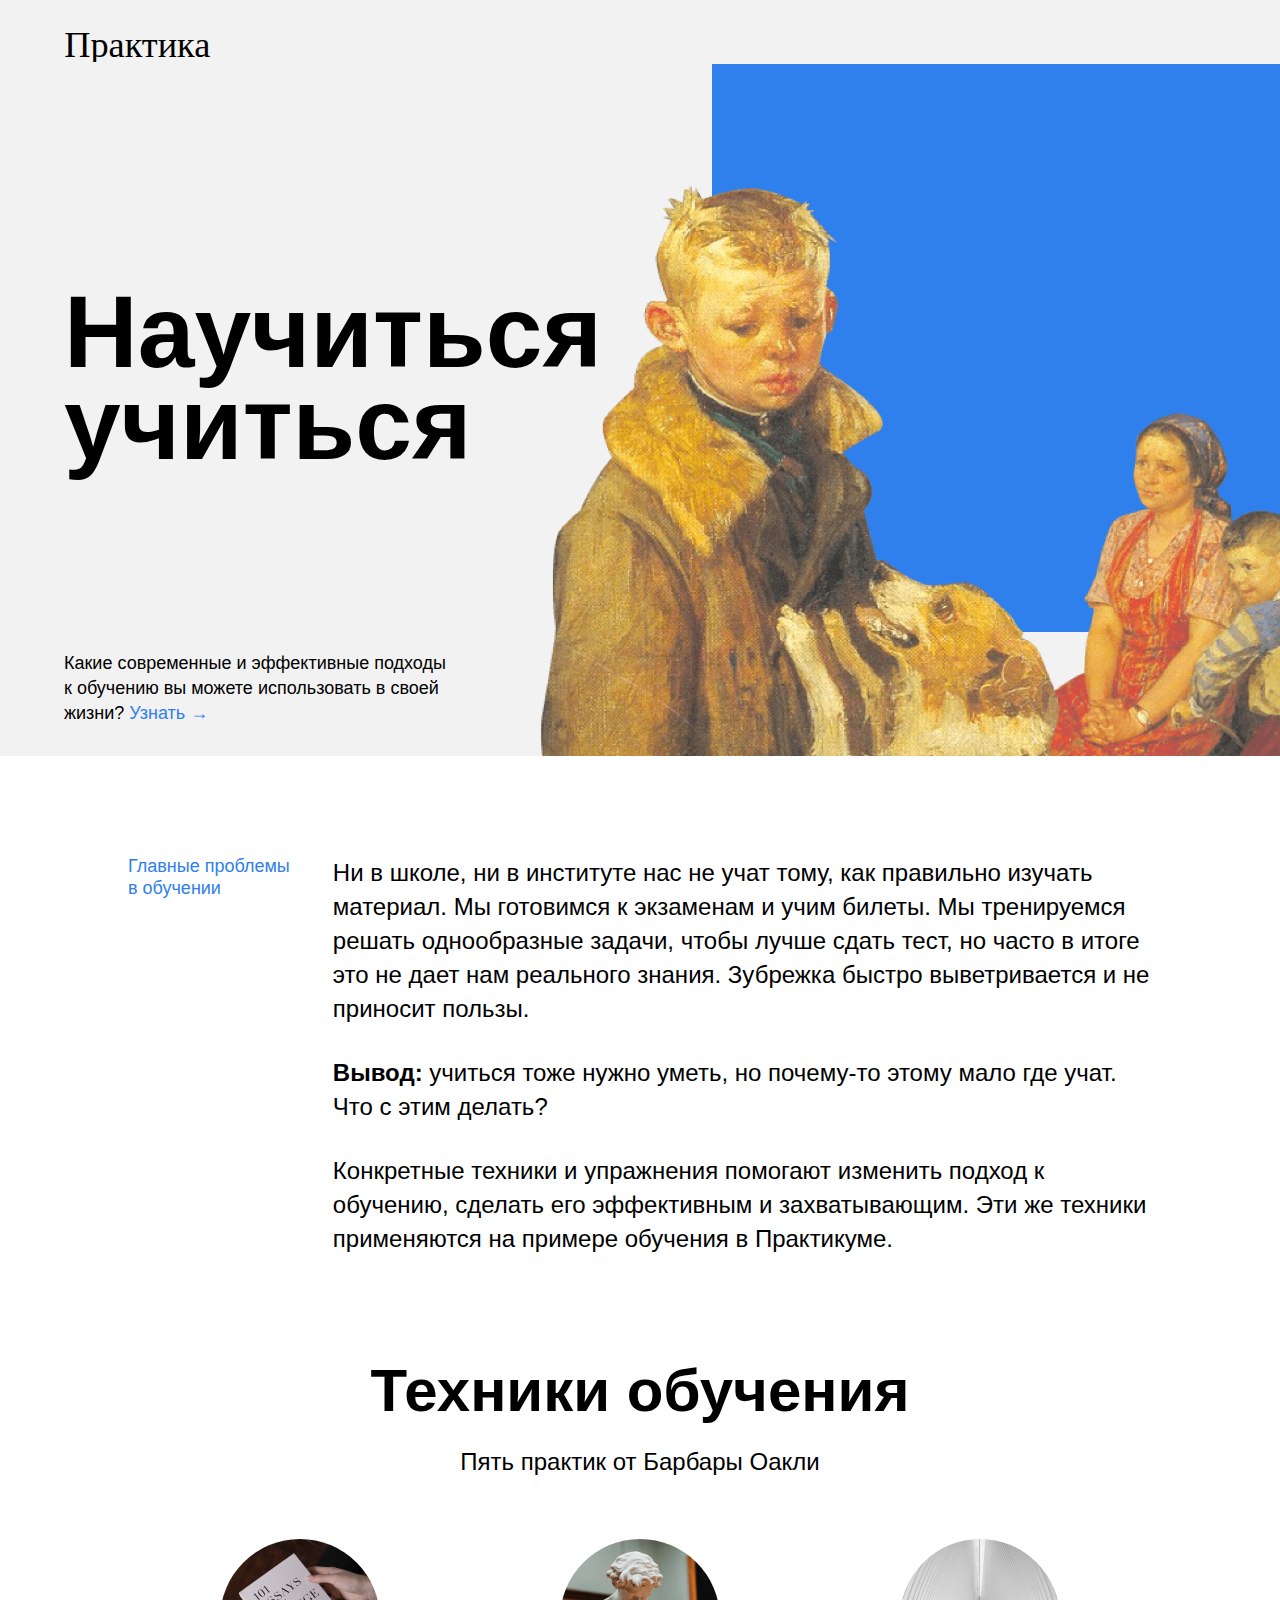
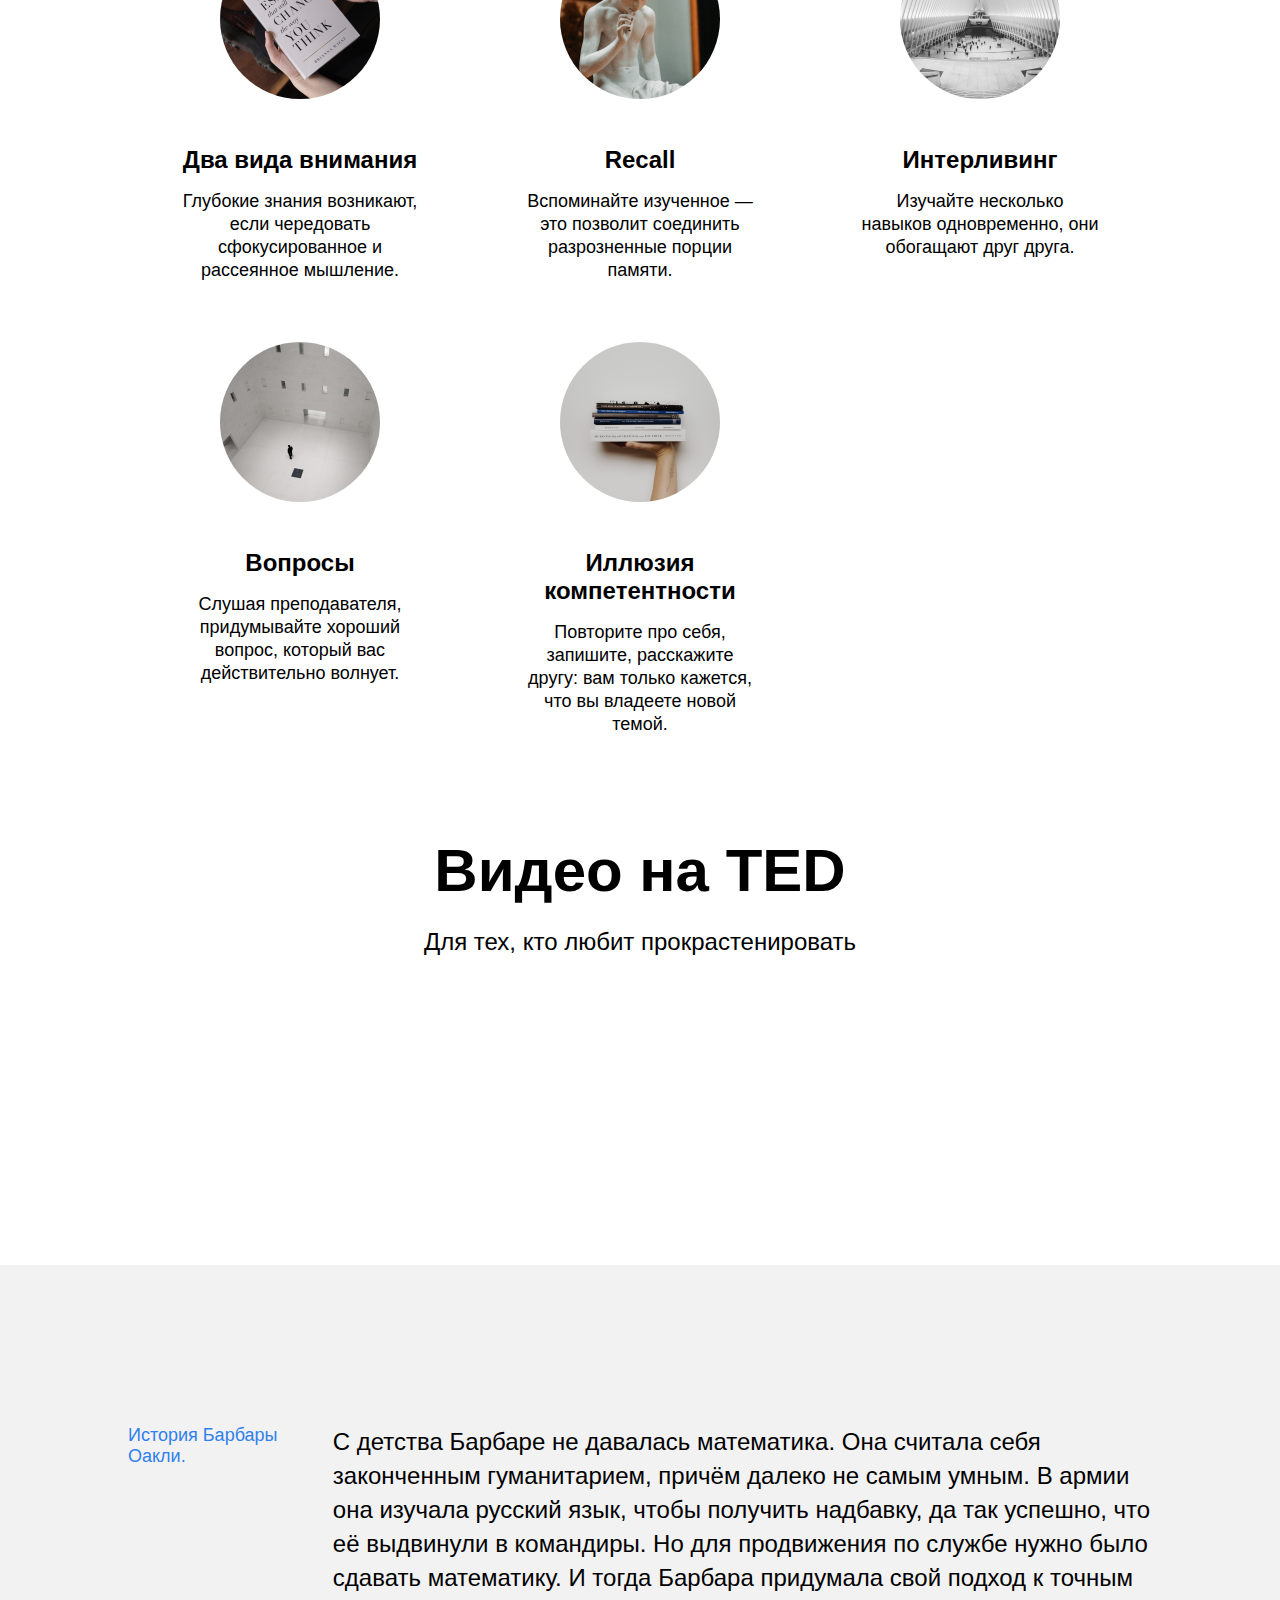
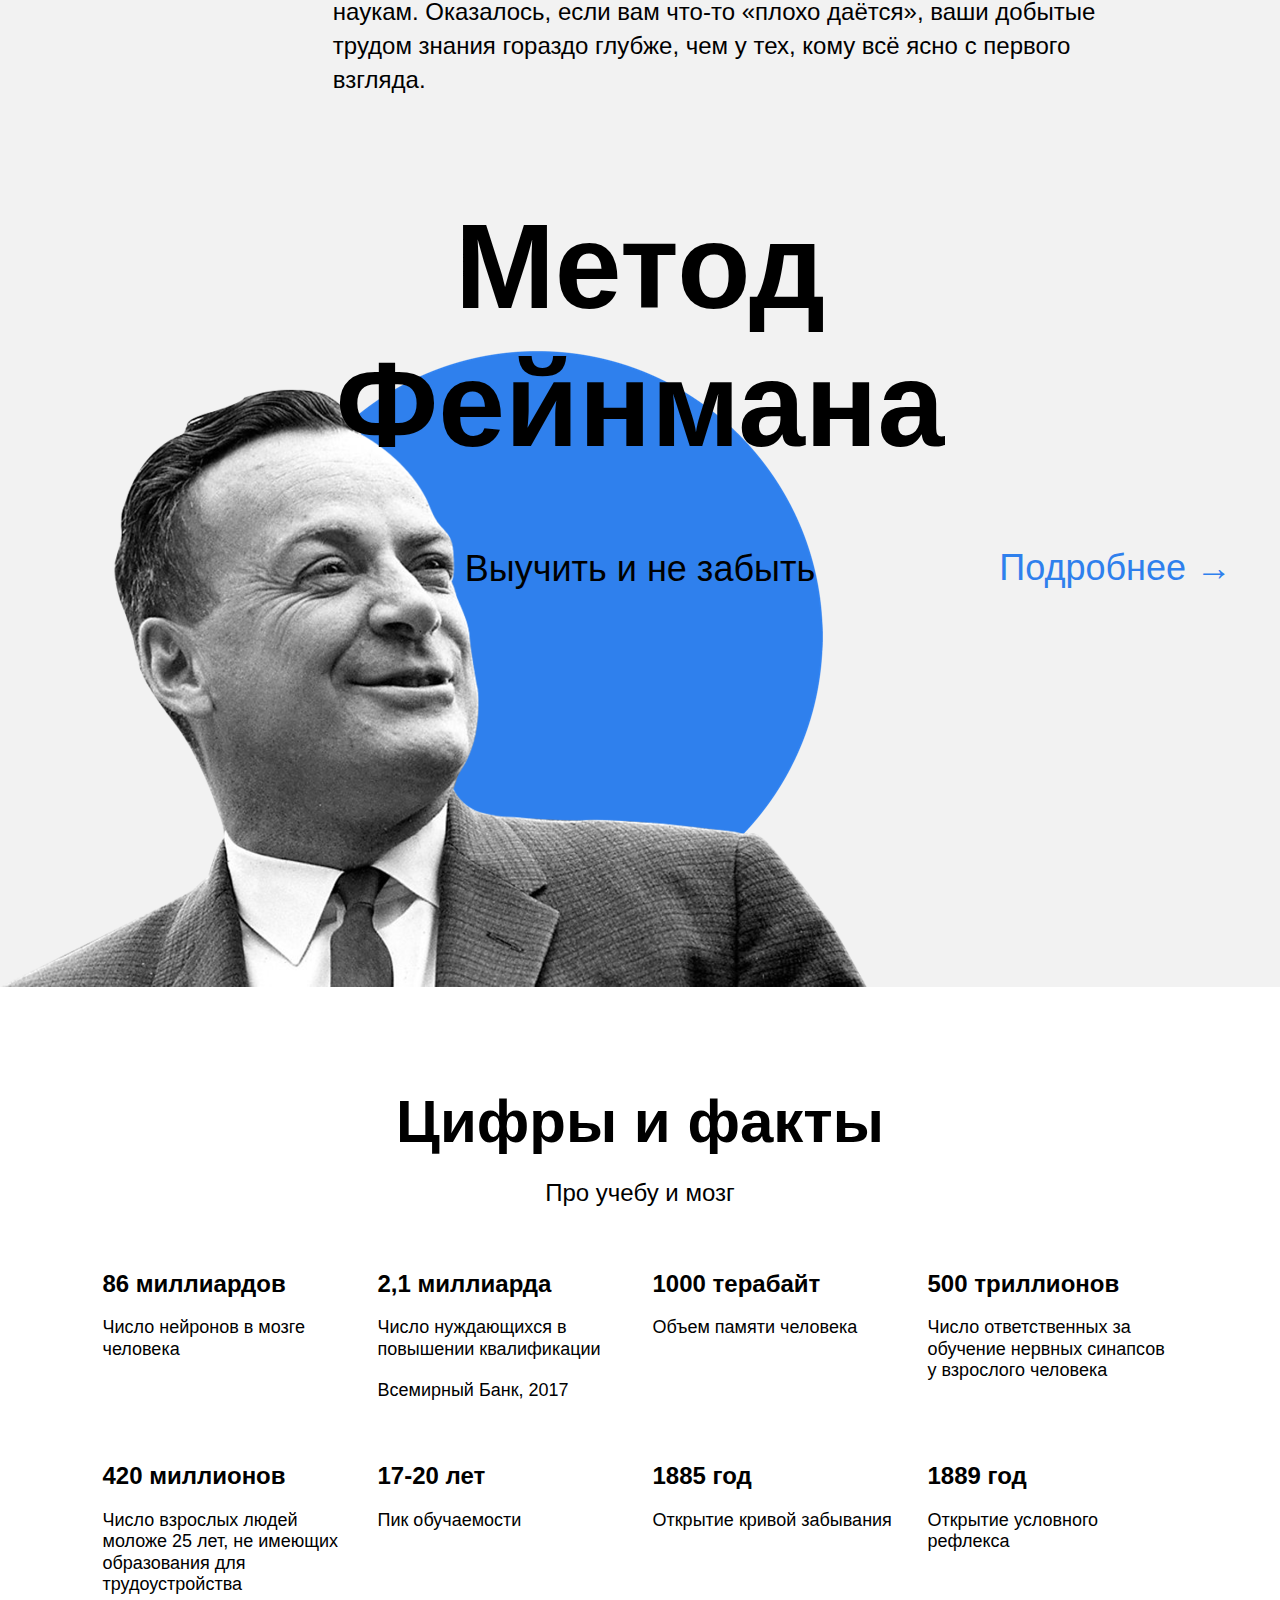
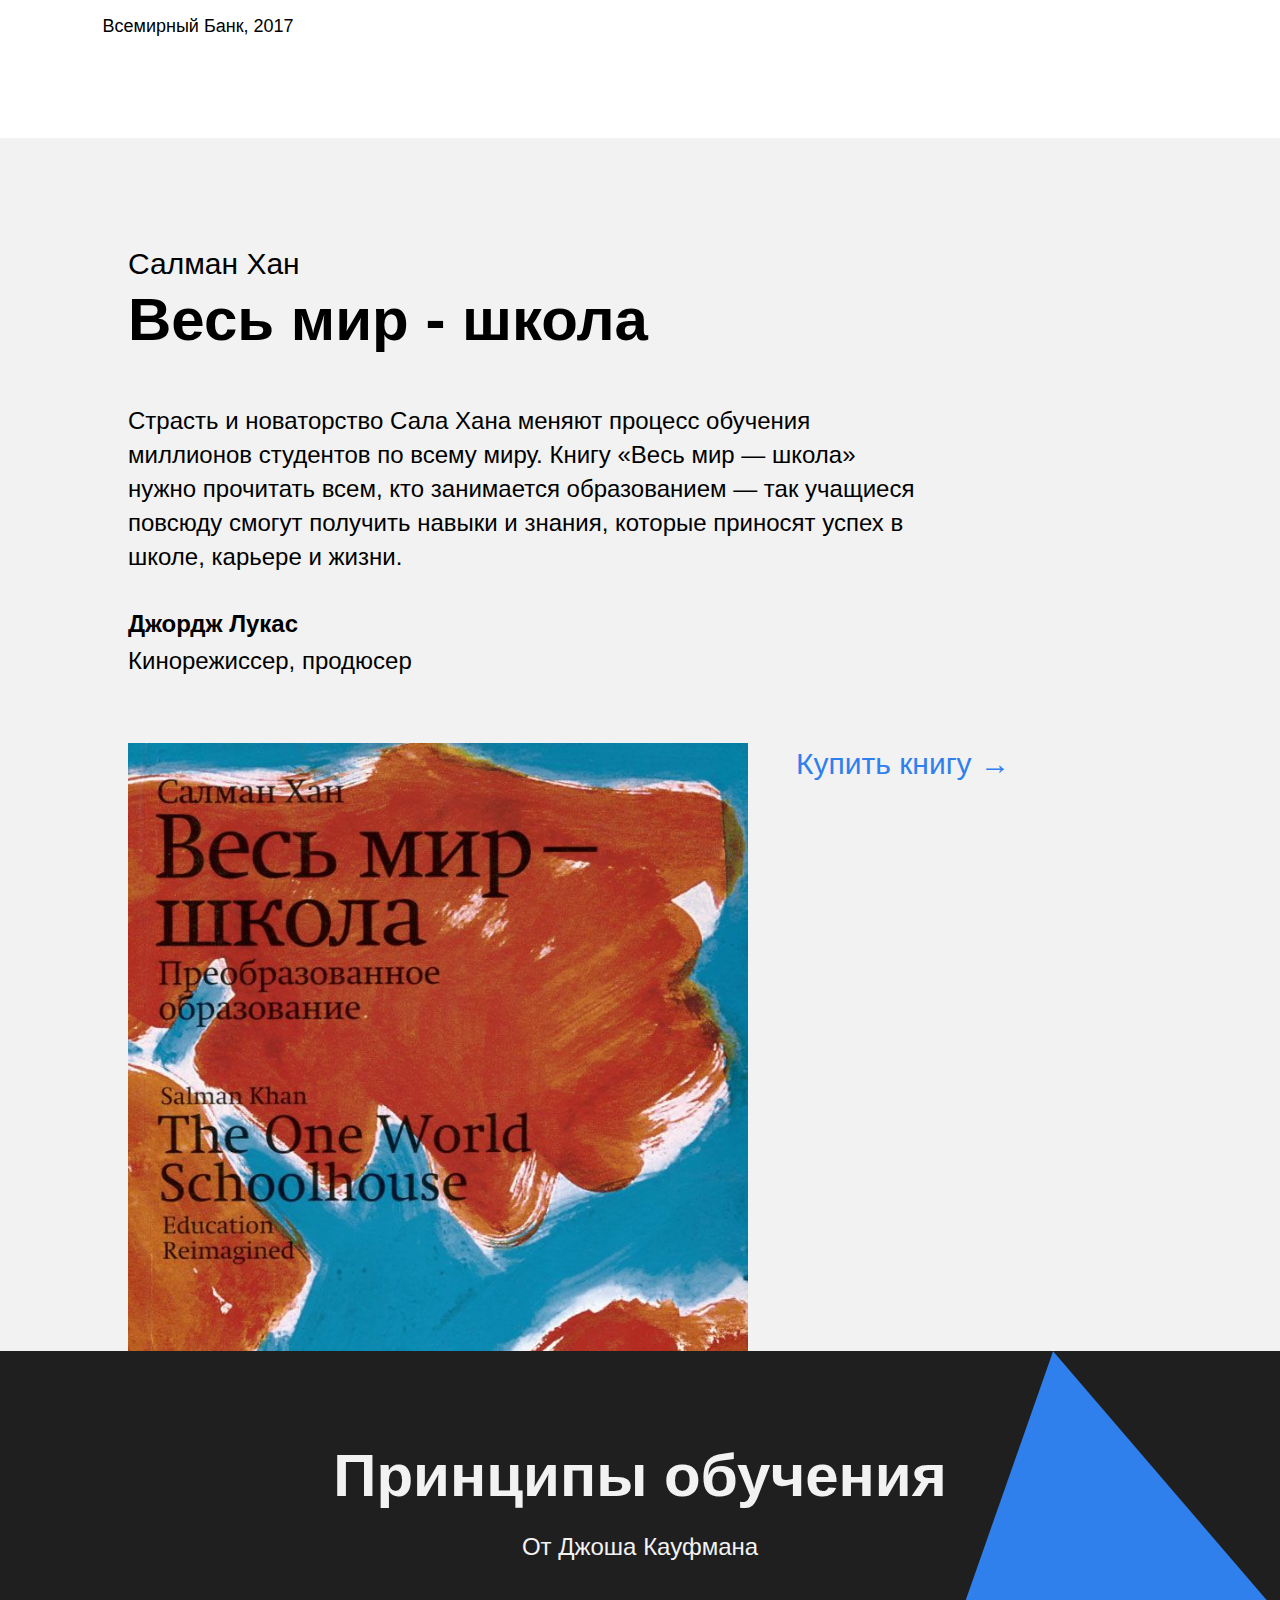
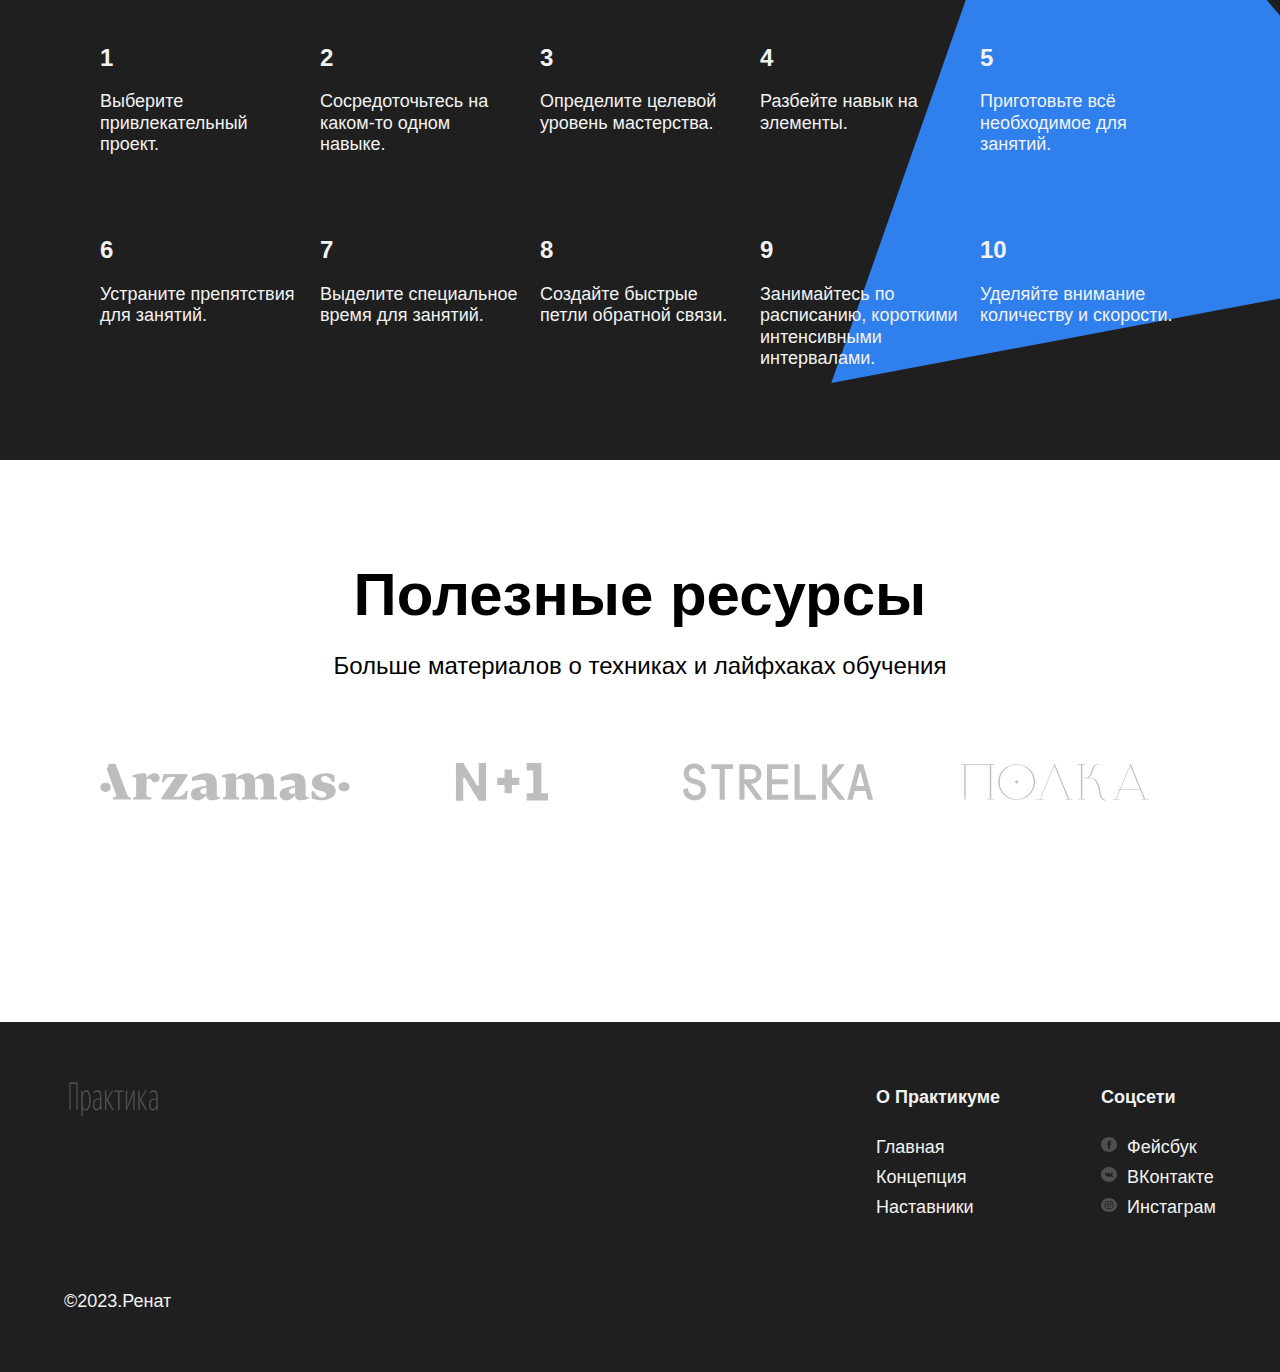
<file: index.html>
<!DOCTYPE html>
<html lang="ru">
<head>
  <meta charset="UTF-8">
  <title>Научиться учиться</title>
  <meta name="viewport" content="width=device-width, initial-scale=1.0">
  <meta name="description" content="Первый проект Рената Ибрагимова">
  <meta name="autor" content="Ренат Ибрагимов">
  <link rel="stylesheet" href="pages/index.css">
</head>
<body>
  <div class="page">
    <header class="header">
      <a class="logo logo_place_header" href="#"></a>
      <h1 class="header__title">Научиться учиться</h1>
      <p class="header__subtitle">Какие современные и эффективные подходы к обучению вы можете использовать в своей жизни? <a class="header__link" href="#">Узнать &rarr;</a></p>
      <div class="header__square-pic rotation"></div>
      <img class="header__main-illustration" src="./images/header-image.png" alt="Опять двойка">
    </header>
    <main>
      <section>
        <div class="two-columns">
          <h2 class="two-columns__brief">Главные проблемы в обучении</h2>
          <div class="two-columns__main-text">
            <p class="two-columns__paragraph">Ни в школе, ни в институте нас не учат тому, как правильно изучать материал. Мы готовимся к экзаменам и учим билеты. Мы тренируемся решать однообразные задачи, чтобы лучше сдать тест, но часто в итоге это не дает нам реального знания. Зубрежка быстро выветривается и не приносит пользы.</p>
            <p class="two-columns__paragraph"><span class="two-columns__span-accent">Вывод:</span> учиться тоже нужно уметь, но почему-то этому мало где учат. Что с этим делать?</p>
            <p class="two-columns__paragraph">Конкретные техники и упражнения помогают изменить подход к обучению, сделать его эффективным и захватывающим. Эти же техники применяются на примере обучения в Практикуме.</p>
          </div>
        </div>
      </section>
      <section class="techniques">
          <h2 class="section-title">Техники обучения</h2>
          <p class="section-subtitle">Пять практик от Барбары Оакли</p>
          <div class="cards">
            <div class="cards__item">
              <img class="cards__image" src="./images/cards-attention.png" alt="картинка книга">
              <h3 class="cards__title">Два вида внимания</h3>
              <p class="cards__description">Глубокие знания возникают, если чередовать сфокусированное и рассеянное мышление.</p>
            </div>
            <div class="cards__item">
              <img class="cards__image" src="./images/cards-recall.png" alt="картинка статуи">
              <h3 class="cards__title">Recall</h3>
              <p class="cards__description">Вспоминайте изученное — это позволит соединить разрозненные порции памяти.</p>
            </div>
            <div class="cards__item">
              <img class="cards__image" src="./images/cards-interliving.png" alt="картинка здания">
              <h3 class="cards__title">Интерливинг</h3>
              <p class="cards__description">Изучайте несколько навыков одновременно, они обогащают друг друга.</p>
            </div>
            <div class="cards__item">
              <img class="cards__image" src="./images/cards-question.png" alt="картинка помещения">
              <h3 class="cards__title">Вопросы</h3>
              <p class="cards__description">Слушая преподавателя, придумывайте хороший вопрос, который вас действительно волнует.</p>
            </div>
            <div class="cards__item">
              <img class="cards__image" src="./images/cards-competence.png" alt="картинка книги">
              <h3 class="cards__title">Иллюзия компетентности</h3>
              <p class="cards__description">Повторите про себя, запишите, расскажите другу: вам только кажется, что вы владеете новой темой.</p>
            </div>
          </div>
      </section>
      <section class="video">
          <h2 class="section-title">Видео на TED</h2>
          <p class="section-subtitle">Для тех, кто любит прокрастенировать</p>
          <div class="video__iframes">
              <iframe class="video__iframe"
              src="https://www.youtube.com/embed/5MgBikgcWnY"
              allowfullscreen></iframe>
              <iframe class="video__iframe"
              src="https://www.youtube.com/embed/arj7oStGLkU"
              allowfullscreen></iframe>
          </div>
      </section>
      <section class="oakley">
        <div class="two-columns">
          <h2 class="two-columns__brief">История Барбары Оакли.</h2>
          <div class="two-columns__main-text">
            <p class="two-columns__paragraph">С детства Барбаре не давалась математика. Она считала себя законченным гуманитарием, причём далеко не самым умным. В армии она изучала русский язык, чтобы получить надбавку, да так успешно, что её выдвинули в командиры. Но для продвижения по службе нужно было сдавать математику. И тогда Барбара придумала свой подход к точным наукам. Оказалось, если вам что-то «плохо даётся», ваши добытые трудом знания гораздо глубже, чем у тех, кому всё ясно с первого взгляда.
            </p>
          </div>
        </div>
      </section>
      <section class="feynman">
        <h2 class="feynman__title">Метод Фейнмана</h2>
        <p class="feynman__subtitle">Выучить и не забыть</p>
        <a class="feynman__link" href="#">Подробнее &rarr;</a>
        <img class="feynman__img" src="./images/feynman.png" alt="Ричард Фейнман">
      </section>
      <section class="digits">
          <h2 class="section-title">Цифры и факты</h2>
          <p class="section-subtitle">Про учебу и мозг</p>
          <div class="table">
            <div class="table__cell">
              <h3 class="table__heading">86 миллиардов</h3>
              <p class="table__text">Число нейронов в мозге человека</p>
            </div>
            <div class="table__cell">
              <h3 class="table__heading">2,1 миллиарда</h3>
              <p class="table__text">Число нуждающихся в повышении квалификации</p>
              <p class="table__text">Всемирный Банк, 2017</p>
            </div>
            <div class="table__cell">
              <h3 class="table__heading">1000 терабайт</h3>
              <p class="table__text">Объем памяти человека</p>
            </div>
            <div class="table__cell">
              <h3 class="table__heading">500 триллионов</h3>
              <p class="table__text">Число ответственных за обучение нервных синапсов у взрослого человека</p>
            </div>
            <div class="table__cell">
              <h3 class="table__heading">420 миллионов</h3>
              <p class="table__text">Число взрослых людей моложе 25 лет, не имеющих образования для трудоустройства</p>
              <p class="table__text">Всемирный Банк, 2017</p>
            </div>
            <div class="table__cell">
              <h3 class="table__heading">17-20 лет</h3>
              <p class="table__text">Пик обучаемости</p>
            </div>
            <div class="table__cell">
              <h3 class="table__heading">1885 год</h3>
              <p class="table__text">Открытие кривой забывания</p>
            </div>
            <div class="table__cell">
              <h3 class="table__heading">1889 год</h3>
              <p class="table__text">Открытие условного рефлекса</p>
            </div>
          </div>
      </section>
      <section class="khan">
        <div class="khan__container">
          <p class="khan__author">Салман Хан</p>
          <h2 class="khan__title">Весь мир - школа</h2>
          <p class="khan__quote">Страсть и новаторство Сала Хана меняют процесс обучения миллионов студентов по всему миру. Книгу «Весь мир — школа» нужно прочитать всем, кто занимается образованием — так учащиеся повсюду смогут получить навыки и знания, которые приносят успех в школе, карьере и жизни.
          </p>
          <p class="khan__quote-author">Джордж Лукас</p>
          <p class="khan__quote-author-subline">Кинорежиссер, продюсер</p>
          <div class="khan__book-container">
            <img class="khan__book-pic" src="images/khan-book.jpg" alt="картинка книги">
            <a class="khan__buy-link" href="#">Купить книгу &rarr;</a>
          </div>
        </div>
      </section>
      <section class="kaufman">
        <h2 class="section-title section-title_theme_dark">Принципы обучения</h2>
        <p class="section-subtitle">От Джоша Кауфмана</p>
        <div class="kaufman__triangle rotation"></div>
        <div class="table">
          <div class="table__cell table__cell_theme_dark">
            <h3 class="table__heading">1</h3>
            <p class="table__text table__text_theme_dark">Выберите привлекательный проект.</p>
          </div>
          <div class="table__cell table__cell_theme_dark">
            <h3 class="table__heading">2</h3>
            <p class="table__text">Сосредоточьтесь на каком-то одном навыке.</p>
          </div>
          <div class="table__cell table__cell_theme_dark">
            <h3 class="table__heading">3</h3>
            <p class="table__text">Определите целевой уровень мастерства.</p>
          </div>
          <div class="table__cell table__cell_theme_dark">
            <h3 class="table__heading">4</h3>
            <p class="table__text">Разбейте навык на элементы.</p>
          </div>
          <div class="table__cell table__cell_theme_dark">
            <h3 class="table__heading">5</h3>
            <p class="table__text">Приготовьте всё необходимое для занятий.</p>
          </div>
          <div class="table__cell table__cell_theme_dark">
            <h3 class="table__heading">6</h3>
            <p class="table__text">Устраните препятствия для занятий.</p>
          </div>
          <div class="table__cell table__cell_theme_dark">
            <h3 class="table__heading">7</h3>
            <p class="table__text">Выделите специальное время для занятий.</p>
          </div>
          <div class="table__cell table__cell_theme_dark">
            <h3 class="table__heading">8</h3>
            <p class="table__text">Создайте быстрые петли обратной связи.</p>
          </div>
          <div class="table__cell table__cell_theme_dark">
            <h3 class="table__heading">9</h3>
            <p class="table__text">Занимайтесь по расписанию, короткими интенсивными интервалами.</p>
          </div>
          <div class="table__cell table__cell_theme_dark">
            <h3 class="table__heading">10</h3>
            <p class="table__text">Уделяйте внимание количеству и скорости.</p>
          </div>
        </div>
      </section>
      <section>
        <h2 class="section-title">Полезные ресурсы</h2>
        <p class="section-subtitle">Больше материалов о техниках и лайфхаках обучения</p>
          <ul class="resources__logo-zone">
            <li><a href="#"><img class="resources__logo" src="./images/resources-arzamas.svg" alt="логотип арзамас"></a></li>
            <li><a href="#"><img class="resources__logo" src="./images/resources-n1.svg" alt="логотип N+1"></a></li>
            <li><a href="#"><img class="resources__logo" src="./images/resources-strelka.svg" alt="логотип стрелка"></a></li>
            <li><a href="#"><img class="resources__logo" src="./images/resources-polka.svg" alt="логотип полка"></a></li>
          </ul>
      </section>
    </main>
    <footer class="footer">
      <div class="footer__columns">
        <div class="footer__column footer__column_content_copyright">
          <a class="logo logo_place_footer" href="#"></a>
          <p class="footer__author">&copy;2023.Ренат</p>
        </div>
        <div class="footer__column footer__column_content_info">
          <h3 class="footer__column-heading">О Практикуме</h3>
          <nav class="footer__column-links">
              <a class="footer__column-link" href="#">Главная</a>
              <a class="footer__column-link" href="#">Концепция</a>
              <a class="footer__column-link" href="#">Наставники</a>
          </nav>
        </div>
        <div class="footer__column">
          <h3 class="footer__column-heading">Соцсети</h3>
          <nav class="footer__column-links">
              <a class="footer__column-link" href="#"><img class="footer__social-icon" src="./images/facebook_color_white.svg" alt="pic">Фейсбук</a>
              <a class="footer__column-link" href="#"><img class="footer__social-icon" src="./images/vk_color_white.svg" alt="pic">ВКонтакте</a>
              <a class="footer__column-link" href="#"><img class="footer__social-icon" src="./images/instagram_color_white.svg" alt="pic">Инстаграм</a>
          </nav>
        </div>
      </div>
    </footer>
  </div>
</body>
</html>
</file>
<file: pages/index.css>
@import url(../vendor/normalize.css);

@import url(../blocks/page/page.css);
@import url(../blocks/header/header.css);
@import url(../blocks/logo/logo.css);
@import url(../blocks/logo/_place/logo_place_header.css);
@import url(../blocks/header/__title/header__title.css);
@import url(../blocks/header/__subtitle/header__subtitle.css);
@import url(../blocks/header/__link/header__link.css);
@import url(../blocks/header/__square-pic/header__square-pic.css);
@import url(../blocks/rotation/rotation.css);
@import url(../blocks/header/__main-illustration/header__main-illustration.css);
@import url(../blocks/logo/_place/logo_place_footer.css);

@import url(../blocks/two-columns/two-columns.css);
@import url(../blocks/two-columns/__brief/two-columns__brief.css);
@import url(../blocks/two-columns/__main-text/two-columns__main-text.css);
@import url(../blocks/two-columns/__paragraph/two-columns__paragraph.css);
@import url(../blocks/two-columns/__span-accent/two-columns__span-accent.css);

@import url(../blocks/techniques/techniques.css);
@import url(../blocks/section-title/section-title.css);
@import url(../blocks/section-subtitle/section-subtitle.css);

@import url(../blocks/section-title/_theme/section-title_theme_dark.css);

@import url(../blocks/cards/cards.css);
@import url(../blocks/cards/__item/cards__item.css);
@import url(../blocks/cards/__image/cards__image.css);
@import url(../blocks/cards/__title/cards__title.css);
@import url(../blocks/cards/__description/cards__description.css);

@import url(../blocks/video/video.css);
@import url(../blocks/video/__iframes/video__iframes.css);
@import url(../blocks/video/__iframe/video__iframe.css);

@import url(../blocks/oakley/oakley.css);

@import url(../blocks/feynman/feynman.css);
@import url(../blocks/feynman/__title/feynman__title.css);
@import url(../blocks/feynman/__subtitle/feynman__subtitle.css);
@import url(../blocks/feynman/__link/feynman__link.css);
@import url(../blocks/feynman/__img/feynman__img.css);

@import url(../blocks/digits/digits.css);

@import url(../blocks/table/table.css);
@import url(../blocks/table/__cell/table__cell.css);
@import url(../blocks/table/__heading/table__heading.css);
@import url(../blocks/table/__text/table__text.css);
@import url(../blocks/table/__cell/_theme/table__cell_theme_dark.css);

@import url(../blocks/khan/khan.css);
@import url(../blocks/khan/__container/khan__container.css);
@import url(../blocks/khan/__author/khan__author.css);
@import url(../blocks/khan/__title/khan__title.css);
@import url(../blocks/khan/__quote/khan__quote.css);
@import url(../blocks/khan/__quote-author/khan__quote-author.css);
@import url(../blocks/khan/__quote-author-subline/khan__quote-author-subline.css);
@import url(../blocks/khan/__book-container/khan__book-container.css);
@import url(../blocks/khan/__book-pic/khan__book-pic.css);
@import url(../blocks/khan/__buy-link/khan__buy-link.css);

@import url(../blocks/kaufman/kaufman.css);
@import url(../blocks/kaufman/__triangle/kaufman__triangle.css);

@import url(../blocks/resources/__logo/resources__logo.css);
@import url(../blocks/resources/__logo-zone/resources__logo-zone.css);

@import url(../blocks/footer/footer.css);
@import url(../blocks/footer/__author/footer__author.css);
@import url(../blocks/footer/__columns/footer__columns.css);
@import url(../blocks/footer/__column/footer__column.css);
@import url(../blocks/footer/__column-heading/footer__column-heading.css);
@import url(../blocks/footer/__column-links/footer_column-links.css);
@import url(../blocks/footer/__column-link/footer__column-link.css);
@import url(../blocks/footer/__social-icon/footer__social-icon.css);
@import url(../blocks/footer/__column/_content/footer__column_content_copyright.css);
@import url(../blocks/footer/__column/_content/footer__column_content_info.css);
</file>
